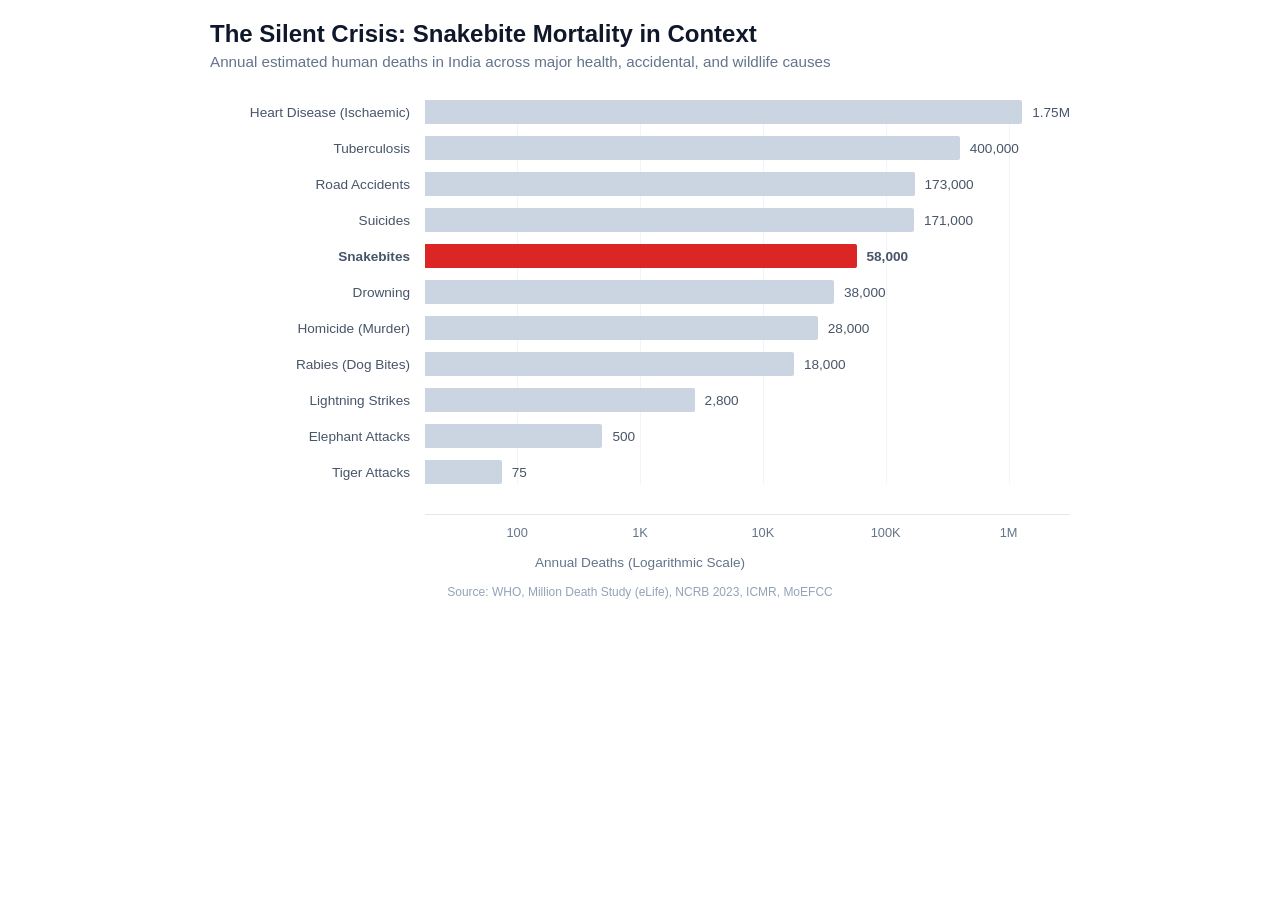
<file: gemini-code-1785433539251.html>
<!DOCTYPE html>
<html lang="en">
<head>
    <meta charset="UTF-8">
    <meta name="viewport" content="width=device-width, initial-scale=1.0">
    <title>Snakebite Mortality Chart</title>
    <style>
        :root {
            --font-main: 'Google Sans Flex', 'Plus Jakarta Sans', 'Inter', -apple-system, sans-serif;
            --text-dark: #1e293b;
            --text-light: #64748b;
            --bar-default: #cbd5e1;
            --bar-highlight: #dc2626;
            --grid-line: #f1f5f9;
        }

        body {
            font-family: var(--font-main);
            margin: 0;
            padding: 0;
            color: var(--text-dark);
            background-color: #ffffff;
        }

        /* Chart Container */
        .chart-wrapper {
            max-width: 900px;
            margin: 0 auto;
            padding: 20px 20px 40px 20px;
            background: #ffffff;
            box-sizing: border-box;
        }

        h1 {
            font-size: 1.5rem;
            margin: 0 0 5px 0;
            color: #0f172a;
        }

        .subtitle {
            font-size: 0.95rem;
            color: var(--text-light);
            margin: 0 0 30px 0;
        }

        .chart-container {
            position: relative;
            margin-bottom: 30px;
        }

        /* Grid lines for Logarithmic Scale */
        .grid-lines {
            position: absolute;
            top: 0;
            bottom: 0;
            right: 0;
            width: 75%; /* Allocating 25% for labels */
            display: flex;
            z-index: 1;
            pointer-events: none;
        }

        .grid-line {
            position: absolute;
            top: 0;
            bottom: 0;
            border-left: 1px solid var(--grid-line);
        }
        
        /* Calculated positions based on log scale mapping */
        .grid-line:nth-child(1) { left: 14.28%; } /* 100 */
        .grid-line:nth-child(2) { left: 33.33%; } /* 1K */
        .grid-line:nth-child(3) { left: 52.38%; } /* 10K */
        .grid-line:nth-child(4) { left: 71.42%; } /* 100K */
        .grid-line:nth-child(5) { left: 90.47%; } /* 1M */

        /* Data Rows */
        .data-row {
            display: flex;
            align-items: center;
            margin-bottom: 12px;
            position: relative;
            z-index: 2;
        }

        .label {
            width: 25%;
            text-align: right;
            padding-right: 15px;
            font-size: 0.85rem;
            color: #475569;
            box-sizing: border-box;
        }

        .bar-area {
            width: 75%;
            display: flex;
            align-items: center;
        }

        .bar {
            height: 24px;
            background-color: var(--bar-default);
            width: 0; /* Starts at 0 for animation */
            transition: width 1.5s cubic-bezier(0.22, 1, 0.36, 1);
            border-radius: 0 2px 2px 0;
        }

        .bar.highlight {
            background-color: var(--bar-highlight);
        }

        .value {
            margin-left: 10px;
            font-size: 0.85rem;
            color: #475569;
            opacity: 0; /* Fade in with bars */
            transition: opacity 1.5s ease 0.5s; /* Delay fade in slightly */
        }

        .value.show {
            opacity: 1;
        }

        /* X-Axis labels */
        .x-axis {
            display: flex;
            margin-left: 25%;
            position: relative;
            padding-top: 10px;
            border-top: 1px solid #e2e8f0;
            color: var(--text-light);
            font-size: 0.8rem;
        }

        .x-label {
            position: absolute;
            transform: translateX(-50%);
        }

        .x-label:nth-child(1) { left: 14.28%; }
        .x-label:nth-child(2) { left: 33.33%; }
        .x-label:nth-child(3) { left: 52.38%; }
        .x-label:nth-child(4) { left: 71.42%; }
        .x-label:nth-child(5) { left: 90.47%; }

        .axis-title {
            text-align: center;
            margin-top: 30px;
            font-size: 0.85rem;
            color: var(--text-light);
        }

        .source {
            margin-top: 15px;
            font-size: 0.75rem;
            color: #94a3b8;
            text-align: center;
        }

    </style>
</head>
<body>

    <div class="chart-wrapper" id="mortalityChart">
        <h1>The Silent Crisis: Snakebite Mortality in Context</h1>
        <p class="subtitle">Annual estimated human deaths in India across major health, accidental, and wildlife causes</p>
        
        <div class="chart-container">
            <div class="grid-lines">
                <div class="grid-line"></div>
                <div class="grid-line"></div>
                <div class="grid-line"></div>
                <div class="grid-line"></div>
                <div class="grid-line"></div>
            </div>

            <!-- Pre-calculated widths based on Log10 representation -->
            <div class="data-row"><div class="label">Heart Disease (Ischaemic)</div><div class="bar-area"><div class="bar" data-width="95.1%"></div><span class="value">1.75M</span></div></div>
            <div class="data-row"><div class="label">Tuberculosis</div><div class="bar-area"><div class="bar" data-width="82.9%"></div><span class="value">400,000</span></div></div>
            <div class="data-row"><div class="label">Road Accidents</div><div class="bar-area"><div class="bar" data-width="75.9%"></div><span class="value">173,000</span></div></div>
            <div class="data-row"><div class="label">Suicides</div><div class="bar-area"><div class="bar" data-width="75.8%"></div><span class="value">171,000</span></div></div>
            
            <div class="data-row"><div class="label" style="font-weight: 600;">Snakebites</div><div class="bar-area"><div class="bar highlight" data-width="66.9%"></div><span class="value" style="font-weight: 600;">58,000</span></div></div>
            
            <div class="data-row"><div class="label">Drowning</div><div class="bar-area"><div class="bar" data-width="63.4%"></div><span class="value">38,000</span></div></div>
            <div class="data-row"><div class="label">Homicide (Murder)</div><div class="bar-area"><div class="bar" data-width="60.9%"></div><span class="value">28,000</span></div></div>
            <div class="data-row"><div class="label">Rabies (Dog Bites)</div><div class="bar-area"><div class="bar" data-width="57.2%"></div><span class="value">18,000</span></div></div>
            <div class="data-row"><div class="label">Lightning Strikes</div><div class="bar-area"><div class="bar" data-width="41.8%"></div><span class="value">2,800</span></div></div>
            <div class="data-row"><div class="label">Elephant Attacks</div><div class="bar-area"><div class="bar" data-width="27.5%"></div><span class="value">500</span></div></div>
            <div class="data-row"><div class="label">Tiger Attacks</div><div class="bar-area"><div class="bar" data-width="11.9%"></div><span class="value">75</span></div></div>
        </div>

        <div class="x-axis">
            <span class="x-label">100</span>
            <span class="x-label">1K</span>
            <span class="x-label">10K</span>
            <span class="x-label">100K</span>
            <span class="x-label">1M</span>
        </div>
        
        <div class="axis-title">Annual Deaths (Logarithmic Scale)</div>
        <div class="source">Source: WHO, Million Death Study (eLife), NCRB 2023, ICMR, MoEFCC</div>
    </div>

    <script>
        let animated = false;

        function triggerChartAnimation() {
            if (animated) return;
            animated = true;
            
            const bars = document.querySelectorAll('.bar');
            const values = document.querySelectorAll('.value');

            bars.forEach(bar => {
                const targetWidth = bar.getAttribute('data-width');
                bar.style.width = targetWidth;
            });
            
            values.forEach(val => {
                val.classList.add('show');
            });
        }

        // Listen for postMessage from parent scrollytelling container
        window.addEventListener('message', (event) => {
            if (event.data === 'animateChart') {
                triggerChartAnimation();
            }
        });

        document.addEventListener('DOMContentLoaded', () => {
            // Standalone fallback: If not in iframe or already visible
            if (window.self === window.top) {
                const chartSection = document.getElementById('mortalityChart');
                const observer = new IntersectionObserver((entries) => {
                    entries.forEach(entry => {
                        if (entry.isIntersecting) {
                            triggerChartAnimation();
                            observer.unobserve(entry.target);
                        }
                    });
                }, { threshold: 0.2 });
                observer.observe(chartSection);
            }
        });
    </script>
</body>
</html>
</file>
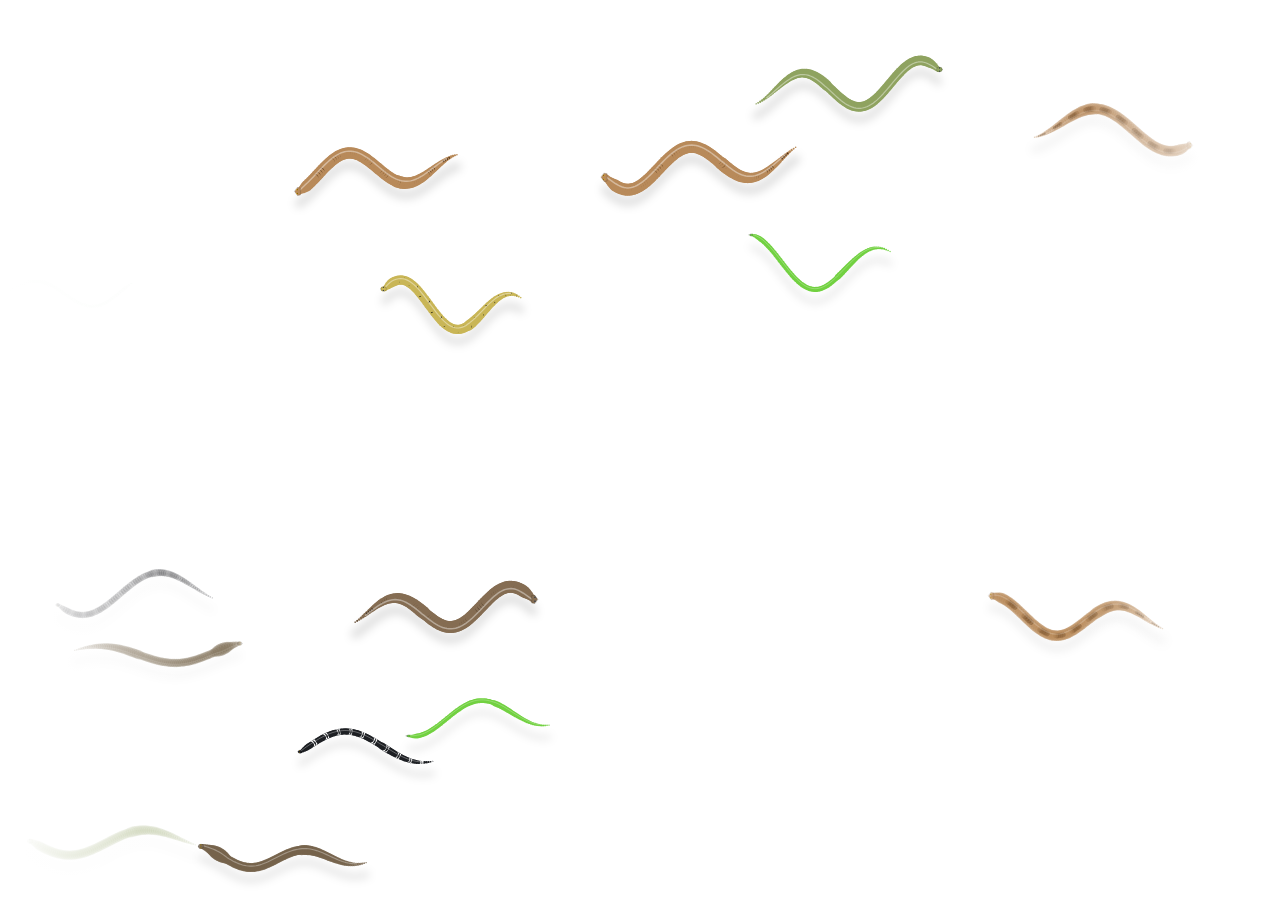
<file: gemini-code-1785436604462.html>
<!DOCTYPE html>
<html lang="en">
<head>
    <meta charset="UTF-8">
    <meta name="viewport" content="width=device-width, initial-scale=1.0">
    <title>Interactive Realistic Snake Simulation</title>
    <style>
        * {
            margin: 0;
            padding: 0;
            box-sizing: border-box;
        }

        body, html {
            width: 100%;
            height: 100%;
            overflow: hidden;
            background-color: #ffffff;
            font-family: -apple-system, BlinkMacSystemFont, "Segoe UI", Roboto, sans-serif;
            cursor: crosshair; 
        }

        canvas {
            display: block;
            width: 100%;
            height: 100%;
        }

        .overlay {
            position: absolute;
            top: 24px;
            left: 24px;
            pointer-events: none;
            z-index: 10;
        }

        .overlay h1 {
            font-size: 1.25rem;
            font-weight: 700;
            letter-spacing: -0.01em;
            margin-bottom: 6px;
            color: #111827;
        }

        .overlay p {
            font-size: 0.85rem;
            color: #4b5563;
        }

        .legend {
            margin-top: 12px;
            display: flex;
            gap: 16px;
            font-size: 0.8rem;
            font-weight: 500;
        }
        
        .legend span {
            display: flex;
            align-items: center;
            gap: 6px;
        }

        .dot-v { width: 10px; height: 10px; border-radius: 50%; background: #dc2626; }
        .dot-nv { width: 10px; height: 10px; border-radius: 50%; background: #10b981; }
        .hint { margin-top: 10px; font-weight: 600; color: #6366f1; }
    </style>
</head>
<body>



    <canvas id="snakeCanvas"></canvas>

    <script>
        const canvas = document.getElementById('snakeCanvas');
        const ctx = canvas.getContext('2d');

        let width, height;

        function resize() {
            width = canvas.width = window.innerWidth;
            height = canvas.height = window.innerHeight;
        }
        window.addEventListener('resize', resize);
        resize();

        // --- REALISTIC SPECIES CONFIGURATIONS ---
        const SPECIES = [
            // VENOMOUS
            { name: "Russell's Viper", type: "venomous", base: "#b88a5a", dark: "#4a2c11", pattern: "blotches", radius: 5.5, speedMod: 0.7, headType: "triangular" },
            { name: "Indian Cobra", type: "venomous", base: "#75634b", dark: "#2c2419", pattern: "solid", radius: 5.0, speedMod: 0.9, headType: "hood" },
            { name: "Common Krait", type: "venomous", base: "#1e2024", dark: "#ffffff", pattern: "bands", radius: 3.5, speedMod: 1.0, headType: "smooth" },
            { name: "Saw-scaled Viper", type: "venomous", base: "#a68865", dark: "#382512", pattern: "zigzag", radius: 4.0, speedMod: 0.8, headType: "triangular" },
            
            // NON-VENOMOUS
            { name: "Indian Rat Snake", type: "non-venomous", base: "#8fa360", dark: "#2e361b", pattern: "mesh", radius: 4.5, speedMod: 1.4, headType: "smooth" },
            { name: "Green Vine Snake", type: "non-venomous", base: "#72d141", dark: "#408a1e", pattern: "solid", radius: 2.2, speedMod: 1.1, headType: "pointed" },
            { name: "Indian Rock Python", type: "non-venomous", base: "#856d53", dark: "#362719", pattern: "blotches", radius: 7.5, speedMod: 0.4, headType: "chunky" },
            { name: "Checkered Keelback", type: "non-venomous", base: "#c9b657", dark: "#1a1811", pattern: "checkered", radius: 4.0, speedMod: 1.2, headType: "smooth" }
        ];

        // --- HIT EFFECT CLASS (Ground Splat & Text) ---
        class HitEffect {
            constructor(x, y, snakeType) {
                this.x = x;
                this.y = y;
                this.type = snakeType;
                this.life = 1.0; 
                
                // Generate a static irregular blood stain (like hitting a mosquito)
                this.splats = Array.from({ length: 6 + Math.floor(Math.random() * 4) }, () => ({
                    offsetX: (Math.random() - 0.5) * 22,
                    offsetY: (Math.random() - 0.5) * 22,
                    radiusX: Math.random() * 6 + 3,
                    radiusY: Math.random() * 6 + 3,
                    rotation: Math.random() * Math.PI * 2
                }));
            }

            update() {
                this.life -= 0.012; // Fades out slowly
            }

            // Drawn ON THE GROUND underneath the snake
            drawSplat(ctx) {
                if (this.life <= 0) return;
                ctx.save();
                ctx.globalAlpha = this.life;
                ctx.fillStyle = '#7f1d1d'; // Dark dried blood red
                
                this.splats.forEach(splat => {
                    ctx.save();
                    ctx.translate(this.x + splat.offsetX, this.y + splat.offsetY);
                    ctx.rotate(splat.rotation);
                    ctx.beginPath();
                    ctx.ellipse(0, 0, splat.radiusX, splat.radiusY, 0, 0, Math.PI * 2);
                    ctx.fill();
                    ctx.restore();
                });
                
                ctx.restore();
            }

            // Drawn FLOATING IN THE AIR above everything
            drawText(ctx) {
                if (this.life <= 0) return;
                ctx.save();
                ctx.globalAlpha = this.life;
                
                const textY = this.y - 30 - ((1 - this.life) * 30); 
                const label = this.type === 'venomous' ? 'Venomous' : 'Non-Venomous';
                
                ctx.font = 'bold 16px -apple-system, BlinkMacSystemFont, sans-serif';
                ctx.textAlign = 'center';
                
                // Outline
                ctx.strokeStyle = '#ffffff';
                ctx.lineWidth = 4;
                ctx.lineJoin = 'round';
                ctx.strokeText(label, this.x, textY);
                
                // Fill
                ctx.fillStyle = this.type === 'venomous' ? '#dc2626' : '#10b981';
                ctx.fillText(label, this.x, textY);

                ctx.restore();
            }
        }

        // --- SNAKE CLASS ---
        class Snake {
            constructor() {
                this.reset(true);
            }

            reset(initial = false) {
                this.species = SPECIES[Math.floor(Math.random() * SPECIES.length)];
                this.direction = Math.random() < 0.5 ? 1 : -1; 
                
                this.headX = initial ? (Math.random() * (width + 200) - 100) : (this.direction === 1 ? -150 : width + 150);
                this.headY = Math.random() * height;
                
                const sizeVariance = 0.8 + Math.random() * 0.4;
                this.radius = this.species.radius * sizeVariance;
                this.speed = (0.7 + Math.random() * 0.5) * this.species.speedMod * this.direction;
                
                this.numSegments = Math.floor(60 + (this.radius * 2) + Math.random() * 30);
                this.segmentLength = 2.0; 
                
                this.waveFreq = 0.08 + Math.random() * 0.04;
                this.waveAmp = (10 + Math.random() * 15) * sizeVariance;
                this.secondaryFreq = this.waveFreq * 0.4; 
                this.secondaryAmp = this.waveAmp * 0.3;
                
                this.phase = Math.random() * Math.PI * 2;
                this.phaseSpeed = (Math.abs(this.speed) * 0.04) + 0.01;

                this.tongueTimer = Math.random() * 100;
                this.tongueFlicking = false;

                this.isDead = false;
                this.deathAlpha = 1.0;

                this.segments = [];
                for (let i = 0; i < this.numSegments; i++) {
                    this.segments.push({ x: this.headX, y: this.headY, angle: 0 });
                }
            }

            update() {
                if (this.isDead) {
                    this.deathAlpha -= 0.02; 
                    if (this.deathAlpha <= 0) {
                        this.reset(false); 
                    }
                    return; 
                }

                this.headX += this.speed;
                this.phase += this.phaseSpeed;

                const baseAngle = this.direction === 1 ? 0 : Math.PI;

                this.tongueTimer++;
                if (this.tongueTimer > 150 + Math.random() * 100) {
                    this.tongueFlicking = true;
                    if (this.tongueTimer > 180) {
                        this.tongueFlicking = false;
                        this.tongueTimer = 0;
                    }
                }

                for (let i = 0; i < this.numSegments; i++) {
                    const dist = i * this.segmentLength;
                    const primaryWave = Math.sin(this.phase - i * this.waveFreq) * this.waveAmp;
                    const secondaryWave = Math.sin((this.phase * 0.8) - i * this.secondaryFreq) * this.secondaryAmp;
                    const waveOffset = (primaryWave + secondaryWave) * (1 - (i / this.numSegments) * 0.15); 
                    
                    const x = this.headX - this.direction * dist;
                    const y = this.headY + waveOffset;

                    let angle = baseAngle;
                    if (i > 0) {
                        const dx = this.segments[i - 1].x - x;
                        const dy = this.segments[i - 1].y - y;
                        angle = Math.atan2(dy, dx);
                    }

                    this.segments[i] = { x, y, angle };
                }

                const tail = this.segments[this.numSegments - 1];
                if ((this.direction === 1 && tail.x > width + 200) || 
                    (this.direction === -1 && tail.x < -200)) {
                    this.reset(false);
                }
            }

            getRadiusAt(i) {
                const u = i / this.numSegments;
                let r = this.radius;

                if (u < 0.05) {
                    r = r * (0.5 + (u / 0.05) * 0.5); 
                } else if (u < 0.15 && this.species.headType === 'hood') {
                    r = r * (1.0 + Math.sin(((u - 0.05) / 0.1) * Math.PI) * 0.5); 
                } else if (u > 0.6) {
                    const tailProg = (u - 0.6) / 0.4;
                    r = r * (1 - Math.pow(tailProg, 1.5)) + 0.5; 
                }
                return Math.max(0.1, r);
            }

            getAlpha(x) {
                const fadeArea = 250;
                if (x < fadeArea) return Math.max(0, x / fadeArea);
                if (x > width - fadeArea) return Math.max(0, (width - x) / fadeArea);
                return 1;
            }

            draw(ctx) {
                const headAlpha = this.getAlpha(this.headX);
                const tailAlpha = this.getAlpha(this.segments[this.numSegments - 1].x);
                const alpha = Math.min(headAlpha, tailAlpha) * this.deathAlpha; 

                if (alpha <= 0.01) return;

                ctx.save();
                ctx.globalAlpha = alpha;

                ctx.beginPath();
                for (let i = 0; i < this.numSegments; i++) {
                    ctx[i === 0 ? 'moveTo' : 'lineTo'](this.segments[i].x, this.segments[i].y + 12);
                }
                ctx.lineCap = 'round';
                ctx.lineJoin = 'round';
                ctx.lineWidth = this.radius * 1.5;
                ctx.strokeStyle = 'rgba(0, 0, 0, 0.12)'; 
                ctx.filter = 'blur(4px)';
                ctx.stroke();
                ctx.filter = 'none';

                for (let i = this.numSegments - 1; i >= 0; i--) {
                    const seg = this.segments[i];
                    const r = this.getRadiusAt(i);

                    ctx.save();
                    ctx.translate(seg.x, seg.y);
                    ctx.rotate(seg.angle);

                    ctx.fillStyle = this.species.base;
                    ctx.beginPath();
                    ctx.ellipse(0, 0, r * 1.05, r, 0, 0, Math.PI * 2);
                    ctx.fill();
                    
                    if (this.isDead) {
                        ctx.fillStyle = `rgba(220, 38, 38, ${0.4 * this.deathAlpha})`; 
                        ctx.fill();
                    }

                    ctx.fillStyle = this.species.dark;
                    if (this.species.pattern === 'blotches' && i % 8 < 4 && i > 5) {
                        ctx.beginPath(); ctx.ellipse(0, 0, r * 0.6, r * 0.5, 0, 0, Math.PI * 2); ctx.fill();
                    } else if (this.species.pattern === 'bands' && i % 6 < 2 && i > 3) {
                        ctx.fillRect(-r * 0.5, -r * 0.9, r, r * 1.8);
                    } else if (this.species.pattern === 'zigzag' && i % 5 === 0 && i > 4) {
                        ctx.beginPath(); ctx.moveTo(-r*0.6, 0); ctx.lineTo(0, -r*0.8); ctx.lineTo(r*0.6, 0); ctx.lineTo(0, r*0.8); ctx.fill();
                    } else if (this.species.pattern === 'checkered' && i % 3 === 0 && i > 3) {
                        ctx.fillRect(i%6===0 ? -r*0.4 : 0, -r*0.6, r*0.4, r*0.4);
                        ctx.fillRect(i%6!==0 ? -r*0.4 : 0, r*0.2, r*0.4, r*0.4);
                    }

                    ctx.restore();
                }

                ctx.beginPath();
                for (let i = 0; i < this.numSegments - 5; i++) {
                    const hx = this.segments[i].x - Math.sin(this.segments[i].angle) * (this.getRadiusAt(i) * 0.3);
                    const hy = this.segments[i].y + Math.cos(this.segments[i].angle) * (this.getRadiusAt(i) * 0.3);
                    ctx[i === 0 ? 'moveTo' : 'lineTo'](hx, hy);
                }
                ctx.strokeStyle = 'rgba(255, 255, 255, 0.4)';
                ctx.lineWidth = this.radius * 0.25;
                ctx.lineCap = 'round';
                ctx.stroke();

                const head = this.segments[0];
                const rHead = this.getRadiusAt(0);
                
                ctx.save();
                ctx.translate(head.x, head.y);
                ctx.rotate(head.angle);

                ctx.fillStyle = this.species.base;
                ctx.beginPath();
                
                if (this.species.headType === 'triangular' || this.species.headType === 'chunky') {
                    ctx.moveTo(rHead * 1.5, 0); 
                    ctx.lineTo(rHead * 0.5, -rHead * 1.4); 
                    ctx.lineTo(-rHead * 0.5, -rHead * 1.2); 
                    ctx.lineTo(-rHead * 0.5, rHead * 1.2); 
                    ctx.lineTo(rHead * 0.5, rHead * 1.4); 
                } else if (this.species.headType === 'pointed') {
                    ctx.moveTo(rHead * 2.5, 0);
                    ctx.lineTo(rHead * 0.5, -rHead * 0.8);
                    ctx.lineTo(-rHead * 0.5, -rHead * 0.8);
                    ctx.lineTo(-rHead * 0.5, rHead * 0.8);
                    ctx.lineTo(rHead * 0.5, rHead * 0.8);
                } else {
                    ctx.ellipse(rHead * 0.5, 0, rHead * 1.2, rHead, 0, 0, Math.PI * 2);
                }
                
                ctx.closePath();
                ctx.fill();
                
                if (this.isDead) {
                    ctx.fillStyle = `rgba(220, 38, 38, ${0.4 * this.deathAlpha})`;
                    ctx.fill();
                }

                ctx.strokeStyle = 'rgba(0,0,0,0.15)';
                ctx.lineWidth = 1;
                ctx.stroke();

                const eyeX = this.species.headType === 'pointed' ? rHead * 1.2 : rHead * 0.6;
                const eyeY = rHead * 0.65;
                const eyeSize = rHead * 0.25;
                
                ctx.fillStyle = this.species.type === 'venomous' ? '#eab308' : '#4b5563'; 
                ctx.beginPath(); ctx.arc(eyeX, -eyeY, eyeSize, 0, Math.PI * 2); ctx.fill();
                ctx.beginPath(); ctx.arc(eyeX, eyeY, eyeSize, 0, Math.PI * 2); ctx.fill();
                
                ctx.fillStyle = '#000000';
                if (this.species.headType === 'triangular' || this.species.headType === 'chunky' || this.species.headType === 'pointed') {
                    ctx.beginPath(); ctx.ellipse(eyeX, -eyeY, eyeSize*0.3, eyeSize*0.8, 0, 0, Math.PI*2); ctx.fill();
                    ctx.beginPath(); ctx.ellipse(eyeX, eyeY, eyeSize*0.3, eyeSize*0.8, 0, 0, Math.PI*2); ctx.fill();
                } else {
                    ctx.beginPath(); ctx.arc(eyeX, -eyeY, eyeSize*0.6, 0, Math.PI*2); ctx.fill();
                    ctx.beginPath(); ctx.arc(eyeX, eyeY, eyeSize*0.6, 0, Math.PI*2); ctx.fill();
                }

                if (this.tongueFlicking && !this.isDead) {
                    const tLen = 12 + Math.sin(this.tongueTimer * 0.5) * 6;
                    const snout = this.species.headType === 'pointed' ? rHead * 2.5 : rHead * 1.5;
                    ctx.strokeStyle = '#ef4444';
                    ctx.lineWidth = 1.2;
                    ctx.beginPath();
                    ctx.moveTo(snout, 0);
                    ctx.lineTo(snout + tLen, 0);
                    ctx.lineTo(snout + tLen + 4, -3);
                    ctx.moveTo(snout + tLen, 0);
                    ctx.lineTo(snout + tLen + 4, 3);
                    ctx.stroke();
                }

                ctx.restore();
                ctx.restore();
            }
        }

        // --- ARRAYS & INITIALIZATION ---
        const hitEffects = [];
        const snakes = Array.from({ length: 22 }, () => new Snake());

        // --- CLICK TO KILL LOGIC ---
        canvas.addEventListener('mousedown', (e) => {
            const rect = canvas.getBoundingClientRect();
            const mouseX = e.clientX - rect.left;
            const mouseY = e.clientY - rect.top;

            for (let i = snakes.length - 1; i >= 0; i--) {
                const snake = snakes[i];
                if (snake.isDead) continue; 

                let isHit = false;
                
                for (let j = 0; j < snake.segments.length; j += 2) {
                    const seg = snake.segments[j];
                    const r = snake.getRadiusAt(j);
                    
                    const dx = mouseX - seg.x;
                    const dy = mouseY - seg.y;
                    
                    if (dx*dx + dy*dy <= (r + 4) * (r + 4)) {
                        isHit = true;
                        break;
                    }
                }

                if (isHit) {
                    snake.isDead = true; 
                    hitEffects.push(new HitEffect(mouseX, mouseY, snake.species.type));
                    break; 
                }
            }
        });

        function drawEdgeMasks() {
            const margin = 200;
            
            const leftGrad = ctx.createLinearGradient(0, 0, margin, 0);
            leftGrad.addColorStop(0, 'rgba(255,255,255,1)');
            leftGrad.addColorStop(1, 'rgba(255,255,255,0)');
            ctx.fillStyle = leftGrad;
            ctx.fillRect(0, 0, margin, height);

            const rightGrad = ctx.createLinearGradient(width - margin, 0, width, 0);
            rightGrad.addColorStop(0, 'rgba(255,255,255,0)');
            rightGrad.addColorStop(1, 'rgba(255,255,255,1)');
            ctx.fillStyle = rightGrad;
            ctx.fillRect(width - margin, 0, margin, height);
        }

        function animate() {
            ctx.fillStyle = '#ffffff';
            ctx.fillRect(0, 0, width, height);

            // Update effect lifecycle
            for (let i = hitEffects.length - 1; i >= 0; i--) {
                hitEffects[i].update();
                if (hitEffects[i].life <= 0) {
                    hitEffects.splice(i, 1);
                }
            }

            // 1. Draw blood splatters ON THE GROUND (Underneath snakes)
            hitEffects.forEach(effect => effect.drawSplat(ctx));

            // 2. Draw Snakes
            snakes.sort((a, b) => a.radius - b.radius);
            snakes.forEach(snake => {
                snake.update();
                snake.draw(ctx);
            });

            // 3. Draw edge masks
            drawEdgeMasks();

            // 4. Draw Floating Text OVER everything
            hitEffects.forEach(effect => effect.drawText(ctx));

            requestAnimationFrame(animate);
        }

        animate();
    </script>
</body>
</html>
</file>
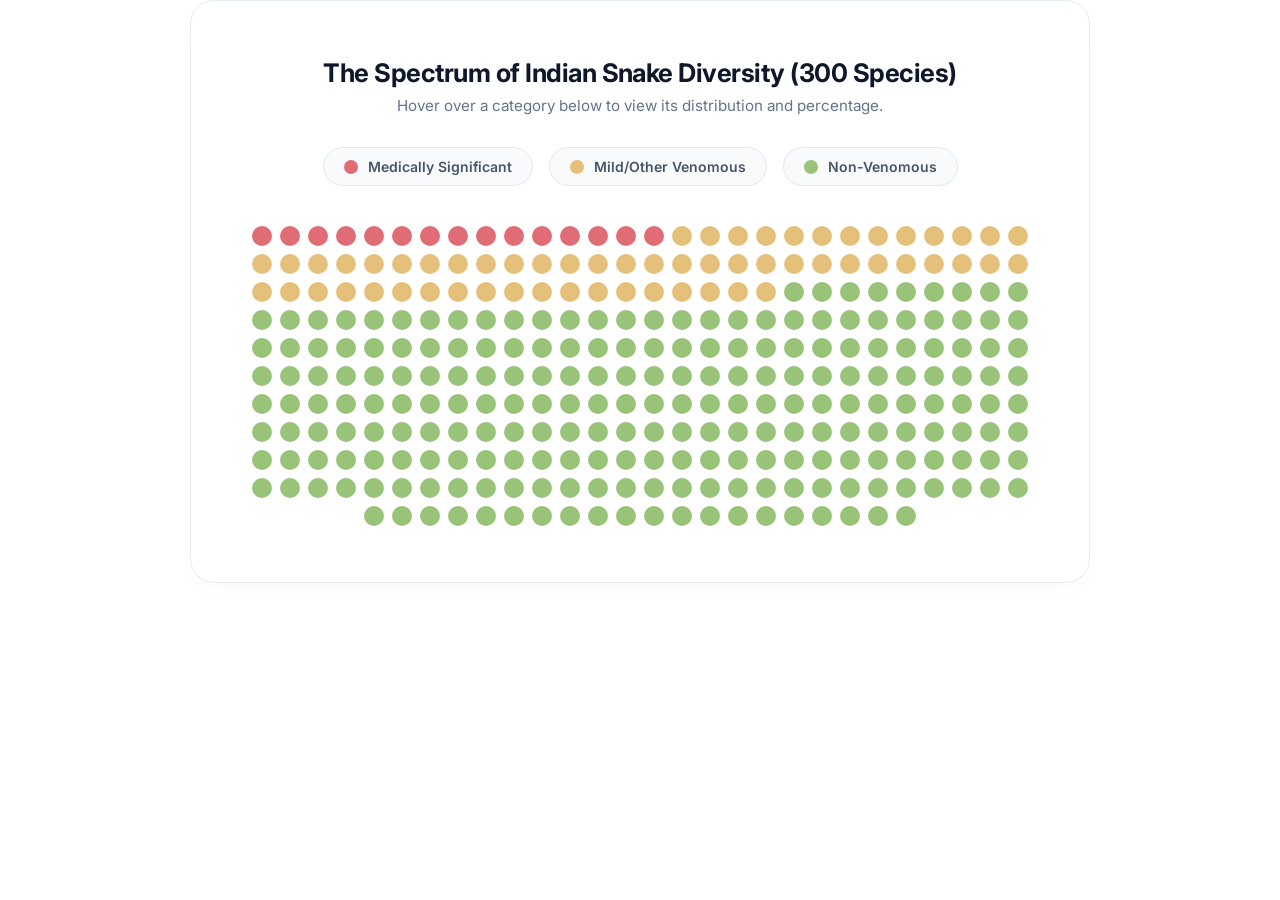
<file: gemini-code-1785440105533.html>
<!DOCTYPE html>
<html lang="en">
<head>
    <meta charset="UTF-8">
    <meta name="viewport" content="width=device-width, initial-scale=1.0">
    <title>Indian Snake Diversity Spectrum</title>
    <!-- Modern Inter Font -->
    <link rel="preconnect" href="https://fonts.googleapis.com">
    <link rel="preconnect" href="https://fonts.gstatic.com" crossorigin>
    <link href="https://fonts.googleapis.com/css2?family=Inter:wght@300;400;500;600;700&display=swap" rel="stylesheet">
    
    <style>
        :root {
            --font-main: 'Inter', -apple-system, BlinkMacSystemFont, sans-serif;
            --bg-page: #ffffff;
            --bg-card: #ffffff;
            
            /* Text Colors */
            --text-heading: #0f172a;
            --text-body: #64748b;
            
            /* Subtle Modern Palette for Dots */
            --color-med-sig: #e06c75;   /* Soft Coral/Red */
            --color-venomous: #e5c07b;  /* Soft Amber/Orange */
            --color-non-ven: #98c379;   /* Soft Sage/Green */
            --color-dimmed: #f1f5f9;    /* Light Gray for inactive dots */
        }

        * {
            box-sizing: border-box;
            margin: 0;
            padding: 0;
        }

        body {
            font-family: var(--font-main);
            background-color: var(--bg-page);
            color: var(--text-heading);
            -webkit-font-smoothing: antialiased;
        }

        /* Demo scroll space to test animation */
        .scroll-space {
            height: 80vh;
            display: flex;
            flex-direction: column;
            align-items: center;
            justify-content: center;
            color: var(--text-body);
            font-size: 0.95rem;
            letter-spacing: 0.05em;
            text-transform: uppercase;
        }

        .scroll-space svg {
            margin-top: 12px;
            animation: bounce 2s infinite;
        }

        @keyframes bounce {
            0%, 20%, 50%, 80%, 100% { transform: translateY(0); }
            40% { transform: translateY(-8px); }
            60% { transform: translateY(-4px); }
        }

        /* Main Chart Container */
        .chart-container {
            max-width: 900px;
            margin: 0 auto 100px auto;
            padding: 56px 48px;
            background: var(--bg-card);
            border-radius: 24px;
            box-shadow: 0 10px 25px -5px rgba(0, 0, 0, 0.02), 0 8px 10px -6px rgba(0, 0, 0, 0.01);
            border: 1px solid rgba(226, 232, 240, 0.8);
            
            /* Centering the entire container's flow */
            display: flex;
            flex-direction: column;
            align-items: center;
        }

        .header {
            text-align: center; /* Center align headings */
            margin-bottom: 32px;
        }

        h1 {
            font-size: 1.6rem;
            font-weight: 700;
            letter-spacing: -0.02em;
            margin-bottom: 8px;
        }

        p.subtitle {
            font-size: 0.95rem;
            color: var(--text-body);
            font-weight: 400;
        }

        /* Interactive Legend / Hover Targets */
        .interactive-legend {
            display: flex;
            flex-wrap: wrap;
            justify-content: center;
            gap: 16px;
            margin-bottom: 40px;
        }

        .legend-card {
            display: flex;
            align-items: center;
            padding: 10px 20px;
            background: #f8fafc;
            border-radius: 100px;
            border: 1px solid #e2e8f0;
            cursor: pointer;
            transition: all 0.3s cubic-bezier(0.16, 1, 0.3, 1);
        }

        .legend-card:hover {
            background: #ffffff;
            box-shadow: 0 4px 12px rgba(0, 0, 0, 0.05);
            border-color: #cbd5e1;
            transform: translateY(-2px);
        }

        .legend-dot {
            width: 14px;
            height: 14px;
            border-radius: 50%;
            margin-right: 10px;
        }

        .legend-title {
            font-size: 0.875rem;
            font-weight: 600;
            color: #475569;
        }

        /* Hidden percentage that smoothly reveals on hover */
        .legend-percent {
            font-size: 0.875rem;
            font-weight: 700;
            opacity: 0;
            max-width: 0;
            overflow: hidden;
            white-space: nowrap;
            transition: all 0.4s cubic-bezier(0.16, 1, 0.3, 1);
        }

        /* Text colors for percentages */
        .card-ms .legend-percent { color: var(--color-med-sig); }
        .card-v .legend-percent { color: var(--color-venomous); }
        .card-nv .legend-percent { color: var(--color-non-ven); }

        .legend-card:hover .legend-percent {
            max-width: 50px;
            opacity: 1;
            margin-left: 6px;
        }

        /* Dot Grid */
        .dot-matrix {
            display: flex;
            flex-wrap: wrap;
            justify-content: center; /* Center align the dots */
            gap: 8px;
            width: 100%;
        }

        .dot {
            width: 20px;
            height: 20px;
            border-radius: 50%;
            transform: scale(0);
            opacity: 0;
            transition: transform 0.5s cubic-bezier(0.175, 0.885, 0.32, 1.275), 
                        background-color 0.4s ease, 
                        opacity 0.4s ease;
        }

        /* Dot Colors */
        .type-ms { background-color: var(--color-med-sig); }
        .type-v { background-color: var(--color-venomous); }
        .type-nv { background-color: var(--color-non-ven); }

        /* Greyed out state when another category is hovered */
        .dot.dimmed {
            background-color: var(--color-dimmed);
            transform: scale(0.65) !important; /* Shrink slightly */
            opacity: 0.5 !important;
        }

        /* Active entrance animation class */
        .chart-container.in-view .dot {
            transform: scale(1);
            opacity: 1;
        }

        @media (max-width: 768px) {
            .chart-container { padding: 32px 24px; margin: 0 16px 64px 16px; }
            .dot { width: 14px; height: 14px; gap: 4px; }
            .dot-matrix { gap: 6px; }
            .legend-card { padding: 8px 16px; }
            .legend-title { font-size: 0.8rem; }
        }
    </style>
</head>
<body>



    <div class="chart-container" id="diversityChart">
        
        <!-- Center-aligned Header -->
        <div class="header">
            <h1>The Spectrum of Indian Snake Diversity (300 Species)</h1>
            <p class="subtitle">Hover over a category below to view its distribution and percentage.</p>
        </div>

        <!-- Center-aligned Interactive Hover Legend -->
        <div class="interactive-legend">
            <div class="legend-card card-ms" data-hover="ms">
                <div class="legend-dot type-ms"></div>
                <span class="legend-title">Medically Significant</span>
                <span class="legend-percent">5%</span>
            </div>
            
            <div class="legend-card card-v" data-hover="v">
                <div class="legend-dot type-v"></div>
                <span class="legend-title">Mild/Other Venomous</span>
                <span class="legend-percent">20%</span>
            </div>
            
            <div class="legend-card card-nv" data-hover="nv">
                <div class="legend-dot type-nv"></div>
                <span class="legend-title">Non-Venomous</span>
                <span class="legend-percent">75%</span>
            </div>
        </div>

        <!-- Center-aligned Dot Matrix -->
        <div class="dot-matrix" id="dotMatrix">
            <!-- Dots generated by JS -->
        </div>

    </div>

    <script>
        document.addEventListener('DOMContentLoaded', () => {
            const matrixContainer = document.getElementById('dotMatrix');
            const chartContainer = document.getElementById('diversityChart');
            const legendCards = document.querySelectorAll('.legend-card');
            
            // Species Breakdown
            const TOTAL_SPECIES = 300;
            const MEDICALLY_SIGNIFICANT = 15; // 5%
            const OTHER_VENOMOUS = 60;        // 20%
            const NON_VENOMOUS = 225;         // 75%

            // 1. Generate the Dots
            for (let i = 0; i < TOTAL_SPECIES; i++) {
                const dot = document.createElement('div');
                dot.classList.add('dot');
                
                if (i < MEDICALLY_SIGNIFICANT) {
                    dot.classList.add('type-ms');
                    dot.setAttribute('data-category', 'ms');
                } else if (i < MEDICALLY_SIGNIFICANT + OTHER_VENOMOUS) {
                    dot.classList.add('type-v');
                    dot.setAttribute('data-category', 'v');
                } else {
                    dot.classList.add('type-nv');
                    dot.setAttribute('data-category', 'nv');
                }

                // Staggered entrance animation
                const delay = (i * 2.5) + (Math.random() * 20);
                dot.style.transitionDelay = `${delay}ms, 0s, 0s`;

                matrixContainer.appendChild(dot);
            }

            const allDots = document.querySelectorAll('.dot');

            // 2. Intersection Observer for Scroll Animation
            const observer = new IntersectionObserver((entries, observer) => {
                entries.forEach(entry => {
                    if (entry.isIntersecting) {
                        chartContainer.classList.add('in-view');
                        observer.unobserve(entry.target);
                    }
                });
            }, { threshold: 0.3 });

            observer.observe(chartContainer);

            // 3. Hover Interaction Logic
            legendCards.forEach(card => {
                
                // When hovering over a specific category
                card.addEventListener('mouseenter', () => {
                    const hoverType = card.getAttribute('data-hover');
                    
                    allDots.forEach(dot => {
                        // Remove entrance delay so hover feedback is instantaneous
                        dot.style.transitionDelay = '0s'; 
                        
                        if (dot.getAttribute('data-category') !== hoverType) {
                            dot.classList.add('dimmed');
                        } else {
                            dot.classList.remove('dimmed');
                        }
                    });
                });

                // When mouse leaves, restore all colors
                card.addEventListener('mouseleave', () => {
                    allDots.forEach(dot => {
                        dot.classList.remove('dimmed');
                    });
                });
                
            });
        });
    </script>
</body>
</html>
</file>
